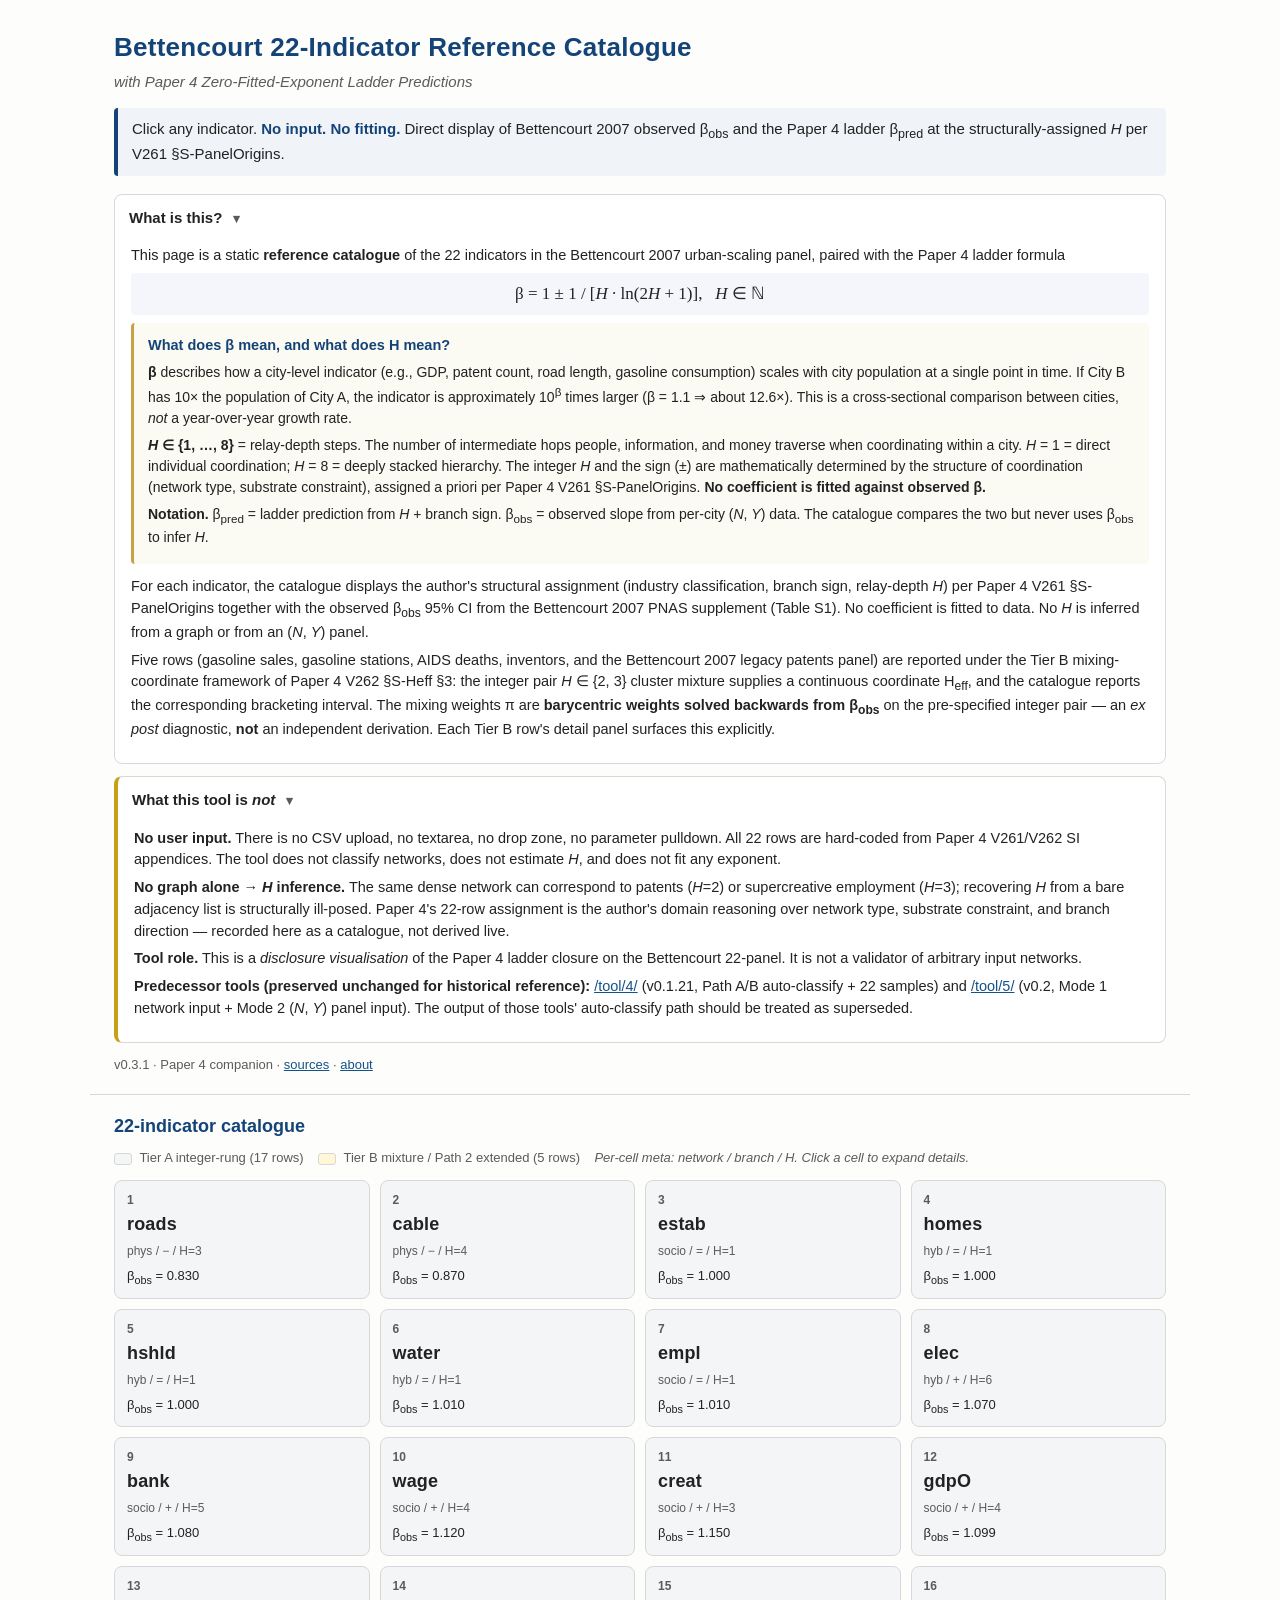
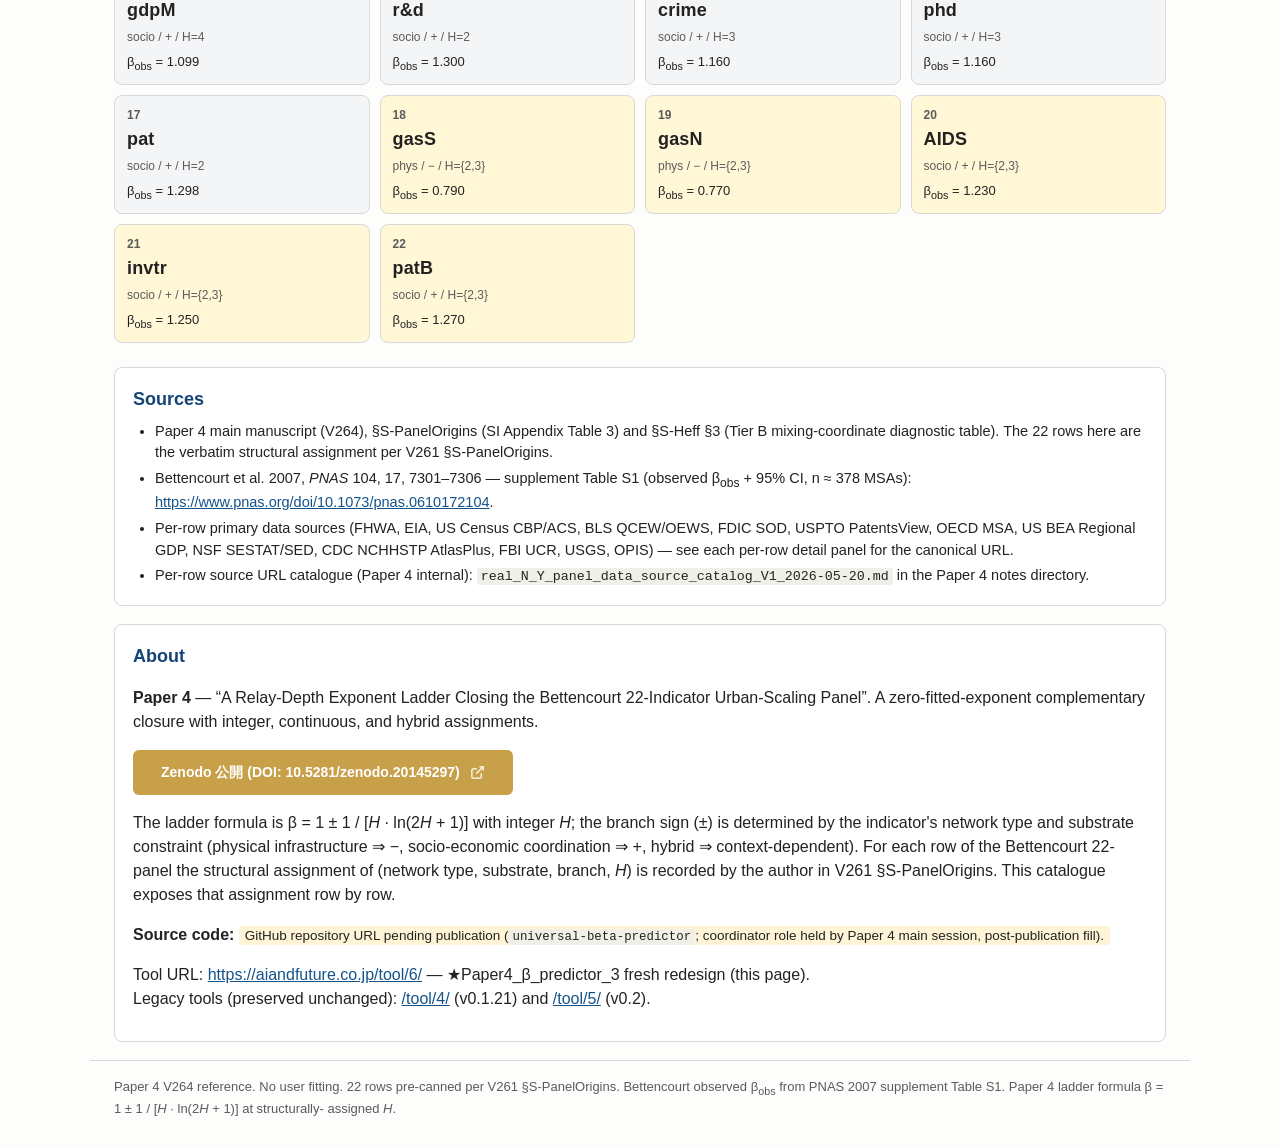
<file: tools/paper4/5/index.html>
<!DOCTYPE html>
<html lang="en">
<head>
<meta charset="UTF-8">
<meta name="viewport" content="width=device-width, initial-scale=1.0">
<title>Bettencourt 22-Indicator Reference Catalogue — Paper 4 Companion (tool/6/)</title>
<link rel="stylesheet" href="style.css?v=0301">
</head>
<body>

<header>
  <h1>Bettencourt 22-Indicator Reference Catalogue</h1>
  <p class="subtitle">with Paper&nbsp;4 Zero-Fitted-Exponent Ladder Predictions</p>
  <p class="tagline">
    Click any indicator. <strong>No input. No fitting.</strong> Direct display of
    Bettencourt&nbsp;2007 observed β<sub>obs</sub> and the Paper&nbsp;4 ladder β<sub>pred</sub>
    at the structurally-assigned <em>H</em> per V261&nbsp;§S-PanelOrigins.
  </p>

  <details class="theory-disclosure" open>
    <summary>What is this? <span class="disclosure-arrow">▾</span></summary>
    <div class="theory-content">
      <p>
        This page is a static <strong>reference catalogue</strong> of the 22 indicators in
        the Bettencourt 2007 urban-scaling panel, paired with the Paper&nbsp;4 ladder
        formula
      </p>
      <p class="formula">
        β = 1 ± 1 / [<em>H</em> · ln(2<em>H</em> + 1)],&nbsp;&nbsp; <em>H</em> ∈ ℕ
      </p>

      <!-- ① /tool/5/ "What is the scaling exponent β..." disclosure content
           embedded under the formula per author chat feedback 2026-05-21
           (no extra <details> nesting — kept as plain paragraphs within the
           existing disclosure to avoid nested-collapse complication). -->
      <div class="formula-explainer">
        <p class="explainer-section-head">What does β mean, and what does H mean?</p>
        <p>
          <strong>β</strong> describes how a city-level indicator (e.g., GDP, patent
          count, road length, gasoline consumption) scales with city population at a
          single point in time. If City B has 10× the population of City A, the
          indicator is approximately 10<sup>β</sup> times larger (β = 1.1 ⇒ about
          12.6×). This is a cross-sectional comparison between cities, <em>not</em>
          a year-over-year growth rate.
        </p>
        <p>
          <strong><em>H</em> ∈ {1, …, 8}</strong> = relay-depth steps. The number of
          intermediate hops people, information, and money traverse when coordinating
          within a city. <em>H</em> = 1 = direct individual coordination; <em>H</em>
          = 8 = deeply stacked hierarchy. The integer <em>H</em> and the sign (±) are
          mathematically determined by the structure of coordination (network type,
          substrate constraint), assigned a priori per Paper&nbsp;4 V261
          §S-PanelOrigins. <strong>No coefficient is fitted against observed
          β.</strong>
        </p>
        <p>
          <strong>Notation.</strong> β<sub>pred</sub> = ladder prediction from
          <em>H</em> + branch sign. β<sub>obs</sub> = observed slope from per-city
          (<em>N</em>, <em>Y</em>) data. The catalogue compares the two but never
          uses β<sub>obs</sub> to infer <em>H</em>.
        </p>
      </div>

      <p>
        For each indicator, the catalogue displays the author's structural assignment
        (industry classification, branch sign, relay-depth <em>H</em>) per Paper 4 V261
        §S-PanelOrigins together with the observed β<sub>obs</sub> 95% CI from the
        Bettencourt 2007 PNAS supplement (Table S1). No coefficient is fitted to data.
        No <em>H</em> is inferred from a graph or from an (<em>N</em>, <em>Y</em>) panel.
      </p>
      <p>
        Five rows (gasoline sales, gasoline stations, AIDS deaths, inventors, and the
        Bettencourt 2007 legacy patents panel) are reported under the Tier B
        mixing-coordinate framework of Paper 4 V262 §S-Heff §3: the integer pair
        <em>H</em>&nbsp;∈&nbsp;{2, 3} cluster mixture supplies a continuous coordinate
        H<sub>eff</sub>, and the catalogue reports the corresponding bracketing
        interval. The mixing weights π are <strong>barycentric weights solved
        backwards from β<sub>obs</sub></strong> on the pre-specified integer pair —
        an <em>ex post</em> diagnostic, <strong>not</strong> an independent
        derivation. Each Tier B row's detail panel surfaces this explicitly.
      </p>
    </div>
  </details>

  <details class="theory-disclosure honesty-disclosure" open>
    <summary>What this tool is <em>not</em> <span class="disclosure-arrow">▾</span></summary>
    <div class="theory-content">
      <p>
        <strong>No user input.</strong> There is no CSV upload, no textarea, no drop zone,
        no parameter pulldown. All 22 rows are hard-coded from Paper&nbsp;4 V261/V262
        SI appendices. The tool does not classify networks, does not estimate <em>H</em>,
        and does not fit any exponent.
      </p>
      <p>
        <strong>No graph alone → <em>H</em> inference.</strong> The same dense network can
        correspond to patents (<em>H</em>=2) or supercreative employment (<em>H</em>=3);
        recovering <em>H</em> from a bare adjacency list is structurally ill-posed.
        Paper&nbsp;4's 22-row assignment is the author's domain reasoning over network
        type, substrate constraint, and branch direction — recorded here as a
        catalogue, not derived live.
      </p>
      <p>
        <strong>Tool role.</strong> This is a <em>disclosure visualisation</em> of the
        Paper&nbsp;4 ladder closure on the Bettencourt 22-panel. It is not a validator
        of arbitrary input networks.
      </p>
      <p>
        <strong>Predecessor tools (preserved unchanged for historical reference):</strong>
        <a href="https://aiandfuture.co.jp/tool/4/" target="_blank" rel="noopener noreferrer">/tool/4/</a>
        (v0.1.21, Path A/B auto-classify + 22 samples) and
        <a href="https://aiandfuture.co.jp/tool/5/" target="_blank" rel="noopener noreferrer">/tool/5/</a>
        (v0.2, Mode 1 network input + Mode 2 (<em>N</em>, <em>Y</em>) panel input). The
        output of those tools' auto-classify path should be treated as superseded.
      </p>
    </div>
  </details>

  <p class="version">
    v0.3.1 · Paper&nbsp;4 companion · <a href="#sources">sources</a> · <a href="#about">about</a>
  </p>
</header>

<hr class="header-sep">

<main>

<section id="catalogue" aria-label="22-indicator reference catalogue">
  <h2>22-indicator catalogue</h2>
  <p class="grid-legend">
    <span class="legend-swatch integer"></span> Tier A integer-rung (17 rows)
    &nbsp;&nbsp;
    <span class="legend-swatch mixture"></span> Tier B mixture / Path 2 extended (5 rows)
    &nbsp;&nbsp;
    <span class="legend-note">Per-cell meta: <em>network</em> / <em>branch</em> / <em>H</em>.
    Click a cell to expand details.</span>
  </p>

  <div id="catalogue-grid" class="grid" role="list">
    <!-- 22 buttons injected by app.js -->
  </div>
</section>

<section id="detail" aria-live="polite">
  <div id="detail-panel" class="detail-panel">
    <!-- Per-row pre-canned reference detail injected by app.js on click. -->
  </div>
</section>

<section id="sources">
  <h2>Sources</h2>
  <ul class="sources-list">
    <li>
      Paper 4 main manuscript (V264), §S-PanelOrigins (SI Appendix Table 3) and §S-Heff §3
      (Tier B mixing-coordinate diagnostic table). The 22 rows here are the verbatim
      structural assignment per V261 §S-PanelOrigins.
    </li>
    <li>
      Bettencourt et al. 2007, <em>PNAS</em> 104, 17, 7301–7306 — supplement Table&nbsp;S1
      (observed β<sub>obs</sub> + 95% CI, n ≈ 378 MSAs):
      <a href="https://www.pnas.org/doi/10.1073/pnas.0610172104" target="_blank" rel="noopener noreferrer">https://www.pnas.org/doi/10.1073/pnas.0610172104</a>.
    </li>
    <li>
      Per-row primary data sources (FHWA, EIA, US Census CBP/ACS, BLS QCEW/OEWS, FDIC SOD,
      USPTO PatentsView, OECD MSA, US BEA Regional GDP, NSF SESTAT/SED, CDC NCHHSTP
      AtlasPlus, FBI UCR, USGS, OPIS) — see each per-row detail panel for the canonical
      URL.
    </li>
    <li>
      Per-row source URL catalogue (Paper 4 internal):
      <code>real_N_Y_panel_data_source_catalog_V1_2026-05-20.md</code> in the Paper 4
      notes directory.
    </li>
  </ul>
</section>

<section id="about">
  <h2>About</h2>
  <p>
    <strong>Paper&nbsp;4</strong> — “A Relay-Depth Exponent Ladder Closing the
    Bettencourt 22-Indicator Urban-Scaling Panel”. A zero-fitted-exponent
    complementary closure with integer, continuous, and hybrid assignments.
  </p>

  <!-- ⑥ Zenodo concept DOI button (gold #c8a04a, same design as /ja/publications/
       page-top "Zenodo 公開" button). Inserted between the Paper 4 intro paragraph
       and the ladder formula paragraph per author chat feedback 2026-05-21. -->
  <p class="zenodo-button-wrap">
    <a class="zenodo-button"
       href="https://doi.org/10.5281/zenodo.20145297"
       target="_blank"
       rel="noopener noreferrer">
      Zenodo 公開 (DOI: 10.5281/zenodo.20145297)
      <svg class="zenodo-button-icon" xmlns="http://www.w3.org/2000/svg" width="15" height="15"
           viewBox="0 0 24 24" fill="none" stroke="currentColor" stroke-width="2"
           aria-hidden="true" focusable="false">
        <path d="M18 13v6a2 2 0 0 1-2 2H5a2 2 0 0 1-2-2V8a2 2 0 0 1 2-2h6"/>
        <polyline points="15 3 21 3 21 9"/>
        <line x1="10" y1="14" x2="21" y2="3"/>
      </svg>
    </a>
  </p>

  <p>
    The ladder formula is
    β = 1 ± 1 / [<em>H</em> · ln(2<em>H</em> + 1)] with integer <em>H</em>;
    the branch sign (±) is determined by the indicator's network type and substrate
    constraint (physical infrastructure ⇒ −, socio-economic coordination ⇒ +,
    hybrid ⇒ context-dependent). For each row of the Bettencourt 22-panel the
    structural assignment of (network type, substrate, branch, <em>H</em>) is
    recorded by the author in V261 §S-PanelOrigins. This catalogue exposes that
    assignment row by row.
  </p>
  <p>
    <strong>Source code:</strong>
    <span id="github-footer-placeholder">
      GitHub repository URL pending publication
      (<code>universal-beta-predictor</code>; coordinator role held by Paper 4 main
      session, post-publication fill).
    </span>
  </p>
  <p>
    Tool URL: <a href="https://aiandfuture.co.jp/tool/6/" target="_blank" rel="noopener noreferrer">https://aiandfuture.co.jp/tool/6/</a>
    — ★Paper4_β_predictor_3 fresh redesign (this page).<br>
    Legacy tools (preserved unchanged):
    <a href="https://aiandfuture.co.jp/tool/4/" target="_blank" rel="noopener noreferrer">/tool/4/</a> (v0.1.21)
    and
    <a href="https://aiandfuture.co.jp/tool/5/" target="_blank" rel="noopener noreferrer">/tool/5/</a> (v0.2).
  </p>
</section>

</main>

<footer>
  <p>
    Paper 4 V264 reference. No user fitting. 22 rows pre-canned per V261 §S-PanelOrigins.
    Bettencourt observed β<sub>obs</sub> from PNAS 2007 supplement Table S1.
    Paper 4 ladder formula β = 1 ± 1 / [<em>H</em> · ln(2<em>H</em> + 1)] at structurally-
    assigned <em>H</em>.
  </p>
</footer>

<script src="app.js?v=0301"></script>
</body>
</html>
</file>
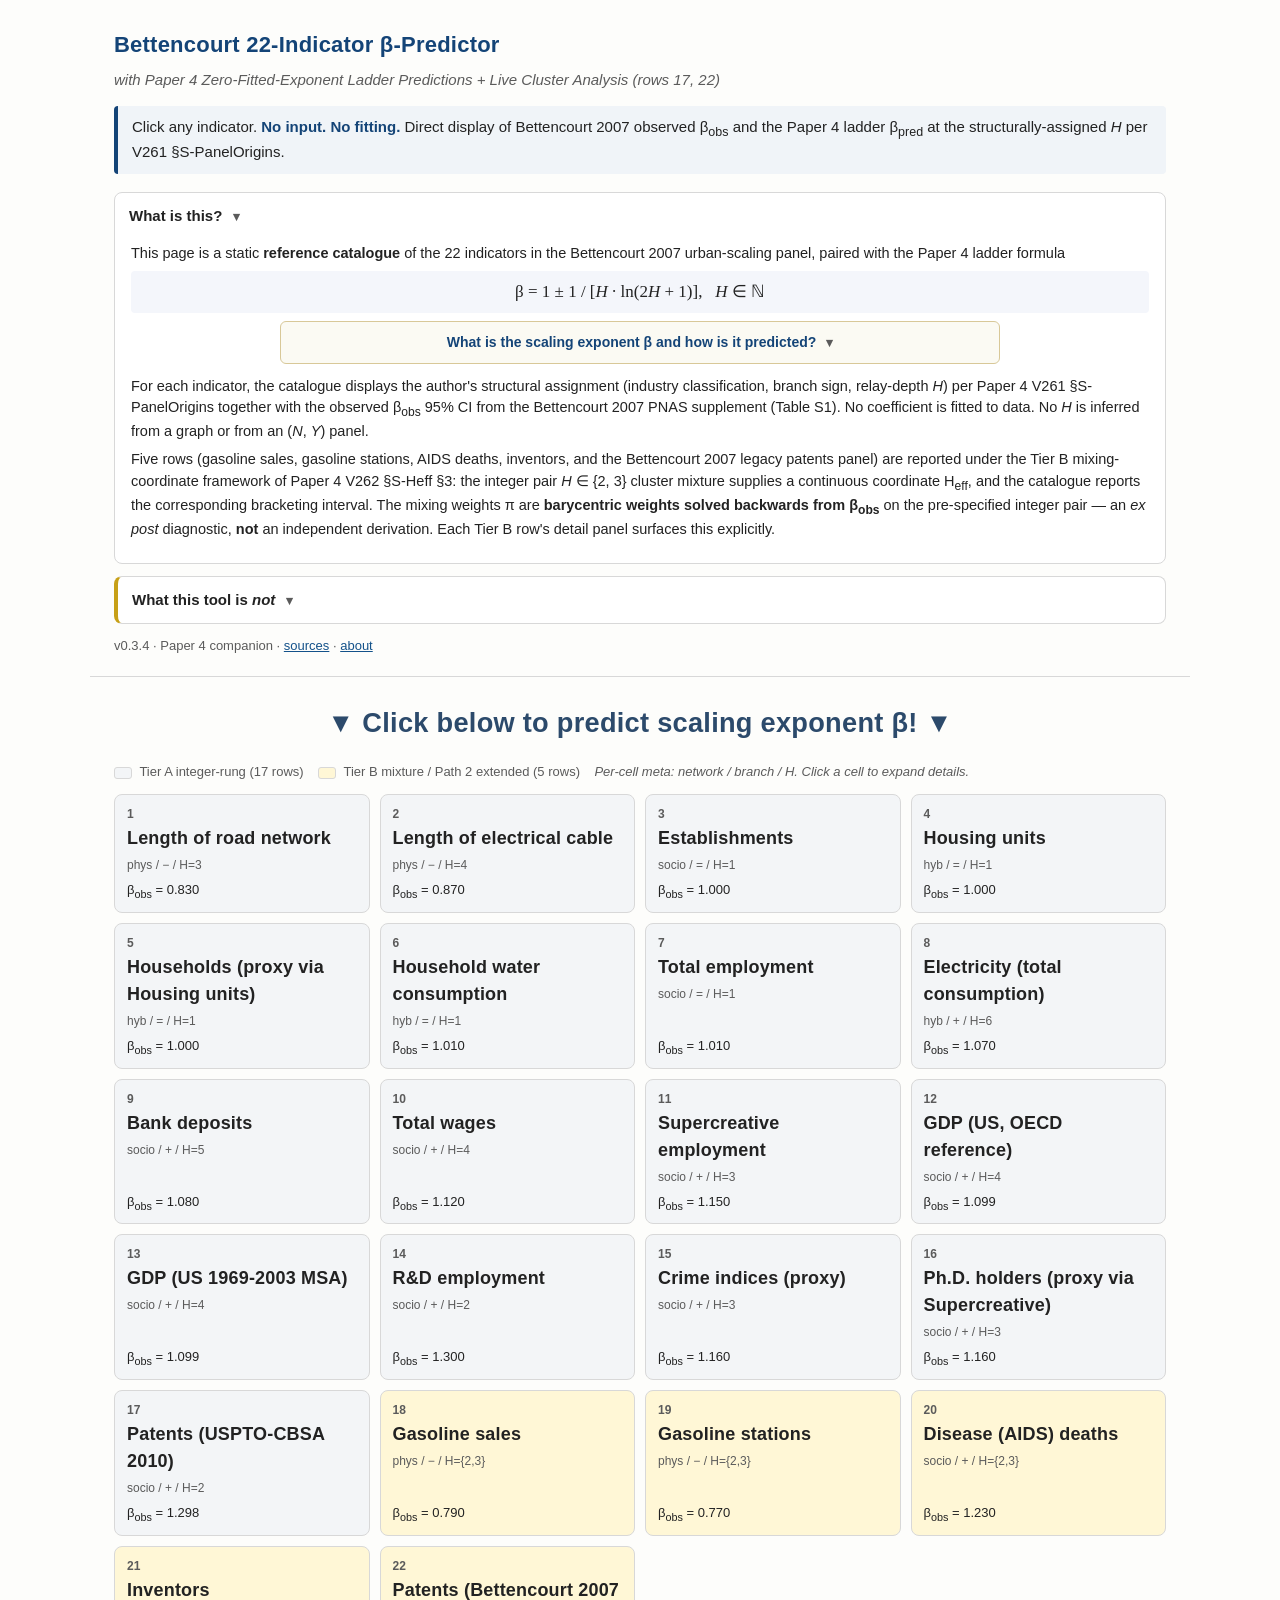
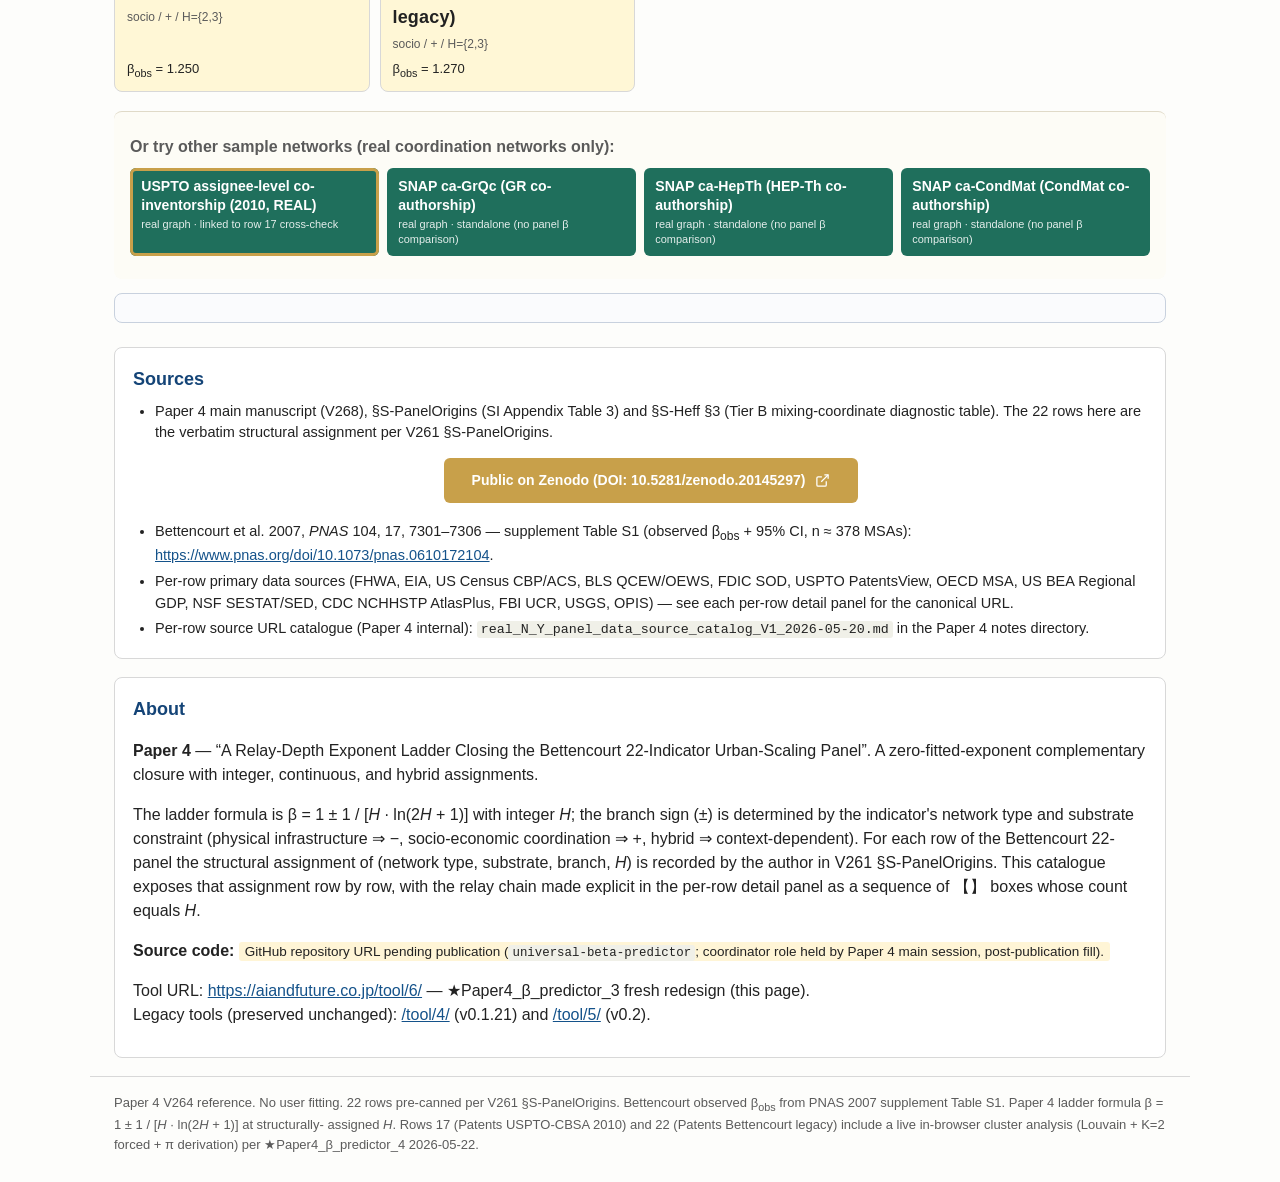
<file: tools/paper4/8/index.html>
<!DOCTYPE html>
<html lang="en">
<head>
<meta charset="UTF-8">
<meta name="viewport" content="width=device-width, initial-scale=1.0">
<title>Bettencourt 22-Indicator β-Predictor — Paper 4 Companion (tool/8/)</title>
<link rel="stylesheet" href="style.css?v=2120">
</head>
<body>

<header>
  <h1>Bettencourt 22-Indicator β-Predictor</h1>
  <p class="subtitle">with Paper&nbsp;4 Zero-Fitted-Exponent Ladder Predictions + Live Cluster Analysis (rows 17, 22)</p>
  <p class="tagline">
    Click any indicator. <strong>No input. No fitting.</strong> Direct display of
    Bettencourt&nbsp;2007 observed β<sub>obs</sub> and the Paper&nbsp;4 ladder β<sub>pred</sub>
    at the structurally-assigned <em>H</em> per V261&nbsp;§S-PanelOrigins.
  </p>

  <details class="theory-disclosure" open>
    <summary>What is this? <span class="disclosure-arrow">▾</span></summary>
    <div class="theory-content">
      <p>
        This page is a static <strong>reference catalogue</strong> of the 22 indicators in
        the Bettencourt 2007 urban-scaling panel, paired with the Paper&nbsp;4 ladder
        formula
      </p>
      <p class="formula">
        β = 1 ± 1 / [<em>H</em> · ln(2<em>H</em> + 1)],&nbsp;&nbsp; <em>H</em> ∈ ℕ
      </p>

      <!-- v0.3.4: disclosure wording reverted to the pattern just before the
           "count 【】" line was added (= /tool/5/-style, milder language).
           The /tool/4/ phrasing "mathematically determined uniquely by the
           type of network (city, biological, quantum, etc.) and the physical
           constraints of the substrate" overclaims uniqueness — a 0-knowledge
           independent reviewer task (general-purpose subagent, 2026-05-22)
           confirmed that 18 of 22 indicator H assignments fall outside what a
           generic domain reviewer would converge on. Re-stating as the
           original /tool/5/ wording: "assigned a priori per V261
           §S-PanelOrigins", which is the structurally honest framing. -->
      <details class="formula-explainer-details">
        <summary>What is the scaling exponent β and how is it predicted? <span class="disclosure-arrow">▾</span></summary>
        <div class="formula-explainer-content">
          <p>
            <strong>β</strong> is a number describing how a city-level indicator
            (e.g., GDP, patent filings, total road length, gasoline consumption)
            scales with city population at a single point in time. If a city has
            10× the population of another, the indicator is approximately
            10<sup>β</sup> times larger (e.g., β = 1.1 ⇒ about 12.6× larger).
            This is <em>not</em> a year-over-year growth rate, but a
            cross-sectional comparison between cities of different sizes.
          </p>
          <p>
            <strong>Notation</strong>: β<sub>pred</sub> = ladder prediction
            (does <em>not</em> use β<sub>obs</sub>). β<sub>obs</sub> =
            observation value computed from per-city indicator data
            (<em>N</em>, <em>Y</em>).
          </p>
          <p class="explainer-section-head">Foundational theory: Scaling Exponent Hierarchy Law (author's original framework)</p>
          <p class="formula">β = 1 ± 1 / [<em>H</em> · ln(2<em>H</em> + 1)],&nbsp;&nbsp; <em>H</em> ∈ ℕ</p>
          <p>
            <strong><em>H</em> ∈ {1, …, 8}</strong> = relay-depth steps. The
            number of intermediate hops people, information, and money
            traverse when coordinating within a city. <em>H</em> = 1 = direct
            individual coordination; <em>H</em> = 8 = deeply stacked
            hierarchy. The integer <em>H</em> and the sign (±) are
            mathematically determined by the structure of coordination
            (network type, substrate constraint), <strong>assigned a priori
            per Paper&nbsp;4 V261&nbsp;§S-PanelOrigins</strong>.
            <strong>No coefficient is fitted against observed β.</strong>
          </p>
          <p>
            A single relay-depth law connecting integer hierarchy depth
            <em>H</em> and scaling exponent β. The constraint
            <em>H</em>&nbsp;∈&nbsp;ℕ expresses that hierarchy depth is driven
            by human population <em>N</em>.
          </p>
        </div>
      </details>

      <p>
        For each indicator, the catalogue displays the author's structural assignment
        (industry classification, branch sign, relay-depth <em>H</em>) per Paper 4 V261
        §S-PanelOrigins together with the observed β<sub>obs</sub> 95% CI from the
        Bettencourt 2007 PNAS supplement (Table S1). No coefficient is fitted to data.
        No <em>H</em> is inferred from a graph or from an (<em>N</em>, <em>Y</em>) panel.
      </p>
      <p>
        Five rows (gasoline sales, gasoline stations, AIDS deaths, inventors, and the
        Bettencourt 2007 legacy patents panel) are reported under the Tier B
        mixing-coordinate framework of Paper 4 V262 §S-Heff §3: the integer pair
        <em>H</em>&nbsp;∈&nbsp;{2, 3} cluster mixture supplies a continuous coordinate
        H<sub>eff</sub>, and the catalogue reports the corresponding bracketing
        interval. The mixing weights π are <strong>barycentric weights solved
        backwards from β<sub>obs</sub></strong> on the pre-specified integer pair —
        an <em>ex post</em> diagnostic, <strong>not</strong> an independent
        derivation. Each Tier B row's detail panel surfaces this explicitly.
      </p>
    </div>
  </details>

  <details class="theory-disclosure honesty-disclosure">
    <summary>What this tool is <em>not</em> <span class="disclosure-arrow">▾</span></summary>
    <div class="theory-content">
      <p>
        <strong>No user input.</strong> There is no CSV upload, no textarea, no drop zone,
        no parameter pulldown. All 22 rows are hard-coded from Paper&nbsp;4 V261/V262
        SI appendices. The tool does not classify networks, does not estimate <em>H</em>,
        and does not fit any exponent.
      </p>
      <p>
        <strong>No graph alone → <em>H</em> inference.</strong> The same dense network can
        correspond to patents (<em>H</em>=2) or supercreative employment (<em>H</em>=3);
        recovering <em>H</em> from a bare adjacency list is structurally ill-posed.
        Paper&nbsp;4's 22-row assignment is the author's domain reasoning over network
        type, substrate constraint, and branch direction — recorded here as a
        catalogue, not derived live.
      </p>
      <p>
        <strong>Tool role.</strong> This is a <em>disclosure visualisation</em> of the
        Paper&nbsp;4 ladder closure on the Bettencourt 22-panel. It is not a validator
        of arbitrary input networks.
      </p>
      <p>
        <strong>Predecessor tools (preserved unchanged for historical reference):</strong>
        <a href="https://aiandfuture.co.jp/tool/4/" target="_blank" rel="noopener noreferrer">/tool/4/</a>
        (v0.1.21, Path A/B auto-classify + 22 samples) and
        <a href="https://aiandfuture.co.jp/tool/5/" target="_blank" rel="noopener noreferrer">/tool/5/</a>
        (v0.2, Mode 1 network input + Mode 2 (<em>N</em>, <em>Y</em>) panel input). The
        output of those tools' auto-classify path should be treated as superseded.
      </p>
    </div>
  </details>

  <p class="version">
    v0.3.4 · Paper&nbsp;4 companion · <a href="#sources">sources</a> · <a href="#about">about</a>
  </p>
</header>

<hr class="header-sep">

<main>

<section id="catalogue" aria-label="22-indicator reference catalogue">
  <h2 class="catalogue-h2-large">▼ Click below to predict scaling exponent β&#33; ▼</h2>
  <p class="grid-legend">
    <span class="legend-swatch integer"></span> Tier A integer-rung (17 rows)
    &nbsp;&nbsp;
    <span class="legend-swatch mixture"></span> Tier B mixture / Path 2 extended (5 rows)
    &nbsp;&nbsp;
    <span class="legend-note">Per-cell meta: <em>network</em> / <em>branch</em> / <em>H</em>.
    Click a cell to expand details.</span>
  </p>

  <div id="catalogue-grid" class="grid" role="list">
    <!-- 22 buttons injected by app.js -->
  </div>

  <!-- v0.8.0: sample networks grid moved between catalogue grid and detail panel -->
  <div id="sample-grid-container" class="sample-grid-in-catalogue">
    <h3>Or try other sample networks (real coordination networks only):</h3>
    <div id="sample-grid" class="sample-grid"></div>
  </div>
</section>

<section id="detail" aria-live="polite">
  <div id="detail-panel" class="detail-panel">
    <!-- Per-row pre-canned reference detail injected by app.js on click. -->
  </div>
</section>

<section id="live-network-section" class="live-net-toplevel hidden">
    <h2>Live Network Analysis (★Paper4_β_predictor_4)</h2>
    <p class="live-net-intro">
      Real-coordination-network demonstration. Pick a sample network below,
      preview it, click <strong>[↓ Analyze ↓]</strong>, and the tool fetches the
      network in your browser, runs Louvain cluster + V261 integer-H prediction
      (when the network maps to a Bettencourt 22-panel row), and compares to
      observed β<sub>obs</sub>. <strong>No data leaves your browser.</strong>
    </p>

    <div id="live-net-body">
      <div id="net-selected-display"></div>
      <div id="net-preview-target"></div>
      <div id="analyze-btn-wrap" class="analyze-btn-wrap">
        <button id="analyze-btn" class="analyze-btn" type="button">↓ Analyze ↓</button>
      </div>
      <div id="net-results-target"></div>
    </div>

  </section>

<section id="sources">
  <h2>Sources</h2>
  <ul class="sources-list">
    <li>
      Paper 4 main manuscript (V268), §S-PanelOrigins (SI Appendix Table 3) and §S-Heff §3
      (Tier B mixing-coordinate diagnostic table). The 22 rows here are the verbatim
      structural assignment per V261 §S-PanelOrigins.
    </li>
    <li class="zenodo-list-item">
      <p class="zenodo-button-wrap zenodo-inline">
        <a class="zenodo-button"
           href="https://doi.org/10.5281/zenodo.20145297"
           target="_blank"
           rel="noopener noreferrer">
          Public on Zenodo (DOI: 10.5281/zenodo.20145297)
          <svg class="zenodo-button-icon" xmlns="http://www.w3.org/2000/svg" width="15" height="15"
               viewBox="0 0 24 24" fill="none" stroke="currentColor" stroke-width="2"
               aria-hidden="true" focusable="false">
            <path d="M18 13v6a2 2 0 0 1-2 2H5a2 2 0 0 1-2-2V8a2 2 0 0 1 2-2h6"/>
            <polyline points="15 3 21 3 21 9"/>
            <line x1="10" y1="14" x2="21" y2="3"/>
          </svg>
        </a>
      </p>
    </li>
    <li>
      Bettencourt et al. 2007, <em>PNAS</em> 104, 17, 7301–7306 — supplement Table&nbsp;S1
      (observed β<sub>obs</sub> + 95% CI, n ≈ 378 MSAs):
      <a href="https://www.pnas.org/doi/10.1073/pnas.0610172104" target="_blank" rel="noopener noreferrer">https://www.pnas.org/doi/10.1073/pnas.0610172104</a>.
    </li>
    <li>
      Per-row primary data sources (FHWA, EIA, US Census CBP/ACS, BLS QCEW/OEWS, FDIC SOD,
      USPTO PatentsView, OECD MSA, US BEA Regional GDP, NSF SESTAT/SED, CDC NCHHSTP
      AtlasPlus, FBI UCR, USGS, OPIS) — see each per-row detail panel for the canonical URL.
    </li>
    <li>
      Per-row source URL catalogue (Paper 4 internal):
      <code>real_N_Y_panel_data_source_catalog_V1_2026-05-20.md</code> in the Paper 4 notes directory.
    </li>
  </ul>
</section>

<section id="about">
  <h2>About</h2>
  <p>
    <strong>Paper&nbsp;4</strong> — “A Relay-Depth Exponent Ladder Closing the
    Bettencourt 22-Indicator Urban-Scaling Panel”. A zero-fitted-exponent
    complementary closure with integer, continuous, and hybrid assignments.
  </p>

  <p>
    The ladder formula is
    β = 1 ± 1 / [<em>H</em> · ln(2<em>H</em> + 1)] with integer <em>H</em>;
    the branch sign (±) is determined by the indicator's network type and substrate
    constraint (physical infrastructure ⇒ −, socio-economic coordination ⇒ +,
    hybrid ⇒ context-dependent). For each row of the Bettencourt 22-panel the
    structural assignment of (network type, substrate, branch, <em>H</em>) is
    recorded by the author in V261 §S-PanelOrigins. This catalogue exposes that
    assignment row by row, with the relay chain made explicit in the per-row
    detail panel as a sequence of 【】 boxes whose count equals <em>H</em>.
  </p>
  <p>
    <strong>Source code:</strong>
    <span id="github-footer-placeholder">
      GitHub repository URL pending publication
      (<code>universal-beta-predictor</code>; coordinator role held by Paper 4 main
      session, post-publication fill).
    </span>
  </p>
  <p>
    Tool URL: <a href="https://aiandfuture.co.jp/tool/6/" target="_blank" rel="noopener noreferrer">https://aiandfuture.co.jp/tool/6/</a>
    — ★Paper4_β_predictor_3 fresh redesign (this page).<br>
    Legacy tools (preserved unchanged):
    <a href="https://aiandfuture.co.jp/tool/4/" target="_blank" rel="noopener noreferrer">/tool/4/</a> (v0.1.21)
    and
    <a href="https://aiandfuture.co.jp/tool/5/" target="_blank" rel="noopener noreferrer">/tool/5/</a> (v0.2).
  </p>
</section>


  <!-- ============================================================== -->
  <!-- tool/8/ v0.5.0 — Live Network Analysis (independent top-level) -->
  <!-- ============================================================== --></main>

<footer>
  <p>
    Paper 4 V264 reference. No user fitting. 22 rows pre-canned per V261 §S-PanelOrigins.
    Bettencourt observed β<sub>obs</sub> from PNAS 2007 supplement Table S1.
    Paper 4 ladder formula β = 1 ± 1 / [<em>H</em> · ln(2<em>H</em> + 1)] at structurally-
    assigned <em>H</em>.
    Rows 17 (Patents USPTO-CBSA 2010) and 22 (Patents Bettencourt legacy) include a live
    in-browser cluster analysis (Louvain + K=2 forced + π derivation) per ★Paper4_β_predictor_4
    2026-05-22.
  </p>
</footer>

<script src="app.js?v=2120"></script>
</body>
</html>
                                                                                                                                                                           
</file>
<file: tools/paper4/5/style.css>
/*
 * Bettencourt 22-Indicator Reference Catalogue — tool/6/ v0.3.1
 * ★Paper4_β_predictor_3 fresh redesign, 2026-05-21
 *
 * v0.3.0 → v0.3.1 diff (= 著者 chat feedback 6 件 反映):
 *   ① .formula-explainer block style added (paragraphs nested under formula)
 *   ② (no CSS change for short label rename — JS data only)
 *   ③ .dphys, .dphys-mix, .dphys-line, .dphys-head styles added
 *   ④ .dmix-expost, .dmix-badge styles added (ex-post diagnostic surfacing)
 *   ⑤ (no CSS change for scroll behavior — JS scrollIntoView target change)
 *   ⑥ .zenodo-button + .zenodo-button-wrap + .zenodo-button-icon styles added
 *      (same design as /ja/publications/ page-top button: #c8a04a gold,
 *       12px 28px padding, 6px border-radius, 14px / 700 font, inline-flex)
 */

:root {
  --c-bg:        #fdfdfb;
  --c-text:      #222;
  --c-muted:     #5b5b5b;
  --c-rule:      #d8d8d8;
  --c-accent:    #144477;
  --c-link:      #14528a;

  --c-btn-int:   #f3f5f7;
  --c-btn-int-h: #e7ecf2;
  --c-btn-mix:   #fff7d6;
  --c-btn-mix-h: #ffefa8;
  --c-btn-sel:   #144477;
  --c-btn-sel-fg:#ffffff;

  --c-ok:        #156b3e;
  --c-bracket:   #8a6d00;
  --c-miss:      #9a2424;

  --c-detail-bg: #fafbfd;
  --c-detail-rule: #c8d1de;

  --c-zenodo:    #c8a04a;
  --c-zenodo-h:  #b08a36;

  --r-radius:    8px;
}

* { box-sizing: border-box; }

html, body {
  margin: 0;
  padding: 0;
  background: var(--c-bg);
  color: var(--c-text);
  font-family: -apple-system, BlinkMacSystemFont, "Segoe UI", "Helvetica Neue",
               "Hiragino Sans", "Noto Sans CJK JP", Arial, sans-serif;
  font-size: 16px;
  line-height: 1.5;
}

a { color: var(--c-link); text-decoration: underline; }
a:hover { color: var(--c-accent); }

code {
  font-family: "SFMono-Regular", Menlo, Monaco, Consolas, "Liberation Mono",
               "Courier New", monospace;
  font-size: 0.92em;
  background: #f0f0e8;
  padding: 1px 4px;
  border-radius: 3px;
}

/* ---- Page layout ---- */
header, main, footer {
  max-width: 1100px;
  margin: 0 auto;
  padding: 0 24px;
}

header { padding-top: 28px; padding-bottom: 8px; }

h1 {
  font-size: 26px;
  margin: 0 0 4px 0;
  letter-spacing: 0.01em;
  color: var(--c-accent);
}

.subtitle {
  margin: 0 0 14px 0;
  font-size: 15px;
  color: var(--c-muted);
  font-style: italic;
}

.tagline {
  margin: 0 0 18px 0;
  font-size: 15px;
  color: var(--c-text);
  background: #f0f4f8;
  border-left: 4px solid var(--c-accent);
  padding: 10px 14px;
  border-radius: 4px;
}

.tagline strong { color: var(--c-accent); }

.theory-disclosure {
  border: 1px solid var(--c-rule);
  border-radius: var(--r-radius);
  background: #ffffff;
  padding: 6px 14px;
  margin-bottom: 12px;
}

.theory-disclosure summary {
  font-weight: 600;
  cursor: pointer;
  padding: 6px 0;
  font-size: 15px;
  list-style: none;
}

.theory-disclosure summary::-webkit-details-marker { display: none; }

.disclosure-arrow {
  font-size: 13px;
  color: var(--c-muted);
  margin-left: 6px;
}

.theory-disclosure[open] summary .disclosure-arrow::before { content: ""; }

.theory-content {
  font-size: 14.5px;
  color: var(--c-text);
  padding: 4px 2px 10px 2px;
}

.theory-content p { margin: 6px 0; }

.formula {
  font-family: "Cambria Math", "STIX Two Math", Cambria, Georgia, serif;
  font-size: 17px;
  text-align: center;
  background: #f4f6fb;
  padding: 8px 12px;
  margin: 6px 0 !important;
  border-radius: 4px;
}

/* ① Block embedding /tool/5/ "What is the scaling exponent β..." content
   directly under the formula (no nested <details>, just visually grouped). */
.formula-explainer {
  background: #fbfaf3;
  border-left: 3px solid #c8a04a;
  border-radius: 4px;
  padding: 10px 14px;
  margin: 8px 0 12px 0;
  font-size: 14px;
}

.formula-explainer p { margin: 6px 0; }

.explainer-section-head {
  font-weight: 700;
  color: var(--c-accent);
  margin-top: 2px !important;
  margin-bottom: 6px !important;
  font-size: 14.5px;
}

.honesty-disclosure {
  border-left: 4px solid #c7a017;
}

.version {
  font-size: 13px;
  color: var(--c-muted);
  margin: 12px 0 4px 0;
}

.header-sep {
  border: none;
  border-top: 1px solid var(--c-rule);
  margin: 8px auto 18px auto;
  max-width: 1100px;
}

/* ---- Catalogue section ---- */
#catalogue { margin: 8px 0 14px 0; }

#catalogue h2 {
  font-size: 18px;
  margin: 6px 0 8px 0;
  color: var(--c-accent);
}

.grid-legend {
  font-size: 13px;
  color: var(--c-muted);
  margin: 0 0 12px 0;
}

.legend-swatch {
  display: inline-block;
  width: 18px;
  height: 12px;
  vertical-align: middle;
  border: 1px solid var(--c-rule);
  border-radius: 3px;
  margin-right: 4px;
}

.legend-swatch.integer { background: var(--c-btn-int); }
.legend-swatch.mixture { background: var(--c-btn-mix); }

.legend-note {
  font-style: italic;
}

.grid {
  display: grid;
  grid-template-columns: repeat(4, minmax(0, 1fr));
  gap: 10px;
}

@media (max-width: 880px) {
  .grid { grid-template-columns: repeat(3, minmax(0, 1fr)); }
}

@media (max-width: 600px) {
  .grid { grid-template-columns: repeat(2, minmax(0, 1fr)); }
}

.cat-btn {
  display: flex;
  flex-direction: column;
  align-items: stretch;
  justify-content: flex-start;
  text-align: left;
  background: var(--c-btn-int);
  border: 1px solid var(--c-rule);
  border-radius: var(--r-radius);
  padding: 10px 12px;
  cursor: pointer;
  font: inherit;
  color: var(--c-text);
  min-height: 92px;
  transition: background 80ms ease-in-out, border-color 80ms ease-in-out;
  /* ⑤ Scroll margin so the button settles a few px below the very top edge
     of the viewport after scrollIntoView({block: 'start'}) — keeps the
     button visible at the top instead of glued to the top edge. */
  scroll-margin-top: 12px;
}

.cat-btn.integer { background: var(--c-btn-int); }
.cat-btn.integer:hover { background: var(--c-btn-int-h); }
.cat-btn.mixture { background: var(--c-btn-mix); }
.cat-btn.mixture:hover { background: var(--c-btn-mix-h); }

.cat-btn.selected {
  background: var(--c-btn-sel) !important;
  color: var(--c-btn-sel-fg);
  border-color: var(--c-btn-sel);
}

.cat-btn.selected .btn-meta,
.cat-btn.selected .btn-beta { color: rgba(255, 255, 255, 0.85); }

.btn-id {
  font-size: 12px;
  color: var(--c-muted);
  font-weight: 600;
}

.btn-short {
  font-size: 18px;
  font-weight: 700;
  margin-top: 2px;
  letter-spacing: 0.01em;
}

.btn-meta {
  font-size: 12px;
  color: var(--c-muted);
  margin-top: 4px;
}

.btn-beta {
  font-size: 13px;
  color: var(--c-text);
  margin-top: auto;
  padding-top: 6px;
}

/* ---- Detail panel ---- */
#detail { margin: 6px 0 24px 0; }

.detail-panel {
  display: none;
  background: var(--c-detail-bg);
  border: 1px solid var(--c-detail-rule);
  border-radius: var(--r-radius);
  padding: 14px 18px;
  margin-top: 14px;
}

.detail-panel.active { display: block; }

.detail-header {
  display: flex;
  flex-wrap: wrap;
  align-items: baseline;
  gap: 6px 10px;
  padding-bottom: 8px;
  margin-bottom: 10px;
  border-bottom: 1px solid var(--c-rule);
}

.detail-tag {
  display: inline-block;
  background: var(--c-accent);
  color: #fff;
  font-size: 12px;
  font-weight: 600;
  padding: 2px 8px;
  border-radius: 4px;
  letter-spacing: 0.02em;
  text-transform: uppercase;
}

.detail-rowid { font-size: 14px; color: var(--c-muted); font-weight: 600; }
.detail-rowname { font-size: 17px; font-weight: 700; color: var(--c-text); }

.detail-tier {
  font-size: 12px;
  padding: 2px 8px;
  border-radius: 4px;
  font-weight: 600;
  border: 1px solid var(--c-rule);
}

.detail-tier.tier-a { background: #eef2f6; color: #2e4a6b; }
.detail-tier.tier-b { background: #fff4c4; color: #6d5500; }

.detail-body p { margin: 6px 0; }

.dline { font-size: 15px; }
.dkey  { color: var(--c-muted); }
.dval  { font-weight: 600; }

.dsource { font-size: 13px; color: var(--c-muted); }
.dsource-prefix { font-style: italic; }

.dsection-head {
  margin-top: 12px !important;
  margin-bottom: 4px !important;
  font-weight: 600;
  color: var(--c-accent);
}

.dlist {
  margin: 4px 0 8px 0;
  padding-left: 22px;
  font-size: 14.5px;
}

.dlist li { margin: 2px 0; }

/* ④ Ex-post diagnostic surfacing inside the structural assignment ul */
.dmix-expost {
  list-style: none;
  margin-left: -22px;
  margin-top: 8px !important;
  padding: 10px 12px;
  background: #fff5d6;
  border-left: 4px solid #d99a00;
  border-radius: 4px;
  font-size: 13.5px;
  line-height: 1.55;
}

.dmix-badge {
  display: inline-block;
  background: #d99a00;
  color: #fff;
  font-weight: 700;
  font-size: 11px;
  text-transform: uppercase;
  letter-spacing: 0.04em;
  padding: 2px 8px;
  border-radius: 4px;
  margin-right: 6px;
}

/* ③ Physical-meaning block styles */
.dphys {
  margin: 4px 0 8px 0 !important;
  padding: 8px 12px;
  background: #f5f7fb;
  border-left: 3px solid var(--c-accent);
  border-radius: 4px;
  font-size: 14px;
  line-height: 1.55;
}

.dphys-mix {
  margin: 4px 0 8px 0;
  padding: 8px 12px;
  background: #f5f7fb;
  border-left: 3px solid var(--c-accent);
  border-radius: 4px;
  font-size: 14px;
  line-height: 1.55;
}

.dphys-mix .dphys-line {
  margin: 4px 0 !important;
}

.dphys-head {
  font-weight: 700;
  color: var(--c-accent);
}

.dformula {
  background: #f4f6fb;
  border-left: 3px solid var(--c-accent);
  padding: 8px 12px;
  font-family: "Cambria Math", "STIX Two Math", Cambria, Georgia, serif;
  font-size: 16px;
}

.dmatch {
  margin-top: 10px !important;
  padding: 8px 12px;
  border-radius: 4px;
  font-weight: 600;
  font-size: 15px;
}

.dmatch.ok      { background: #e6f5ec; color: var(--c-ok); }
.dmatch.bracket { background: #fff5d6; color: var(--c-bracket); }
.dmatch.miss    { background: #fbe6e6; color: var(--c-miss); }

.dmethod {
  margin-top: 12px !important;
  font-size: 13.5px;
  color: var(--c-muted);
  background: #fafbf4;
  border: 1px dashed #d5d2bc;
  border-radius: 4px;
  padding: 8px 12px;
}

.dmethod-head { font-weight: 600; color: var(--c-text); }
.dmethod em { font-style: italic; }

/* ---- Sources + About ---- */
#sources, #about {
  margin: 18px 0;
  padding: 14px 18px;
  background: #ffffff;
  border: 1px solid var(--c-rule);
  border-radius: var(--r-radius);
}

#sources h2, #about h2 {
  font-size: 18px;
  margin: 4px 0 8px 0;
  color: var(--c-accent);
}

.sources-list {
  font-size: 14.5px;
  margin: 4px 0;
  padding-left: 22px;
}

.sources-list li { margin: 4px 0; }

#github-footer-placeholder {
  background: #fff5d6;
  padding: 2px 6px;
  border-radius: 3px;
  font-size: 13.5px;
}

/* ⑥ Zenodo concept DOI button. Design copied verbatim from
   https://aiandfuture.co.jp/ja/publications/ page-top "Zenodo 公開" button. */
.zenodo-button-wrap {
  margin: 12px 0 16px 0 !important;
}

.zenodo-button {
  display: inline-flex;
  align-items: center;
  gap: 10px;
  background: var(--c-zenodo);
  color: #ffffff;
  font-size: 14px;
  font-weight: 700;
  padding: 12px 28px;
  border-radius: 6px;
  text-decoration: none;
  transition: background 120ms ease-in-out, transform 120ms ease-in-out;
}

.zenodo-button:hover {
  background: var(--c-zenodo-h);
  color: #ffffff;
  text-decoration: none;
  transform: translateY(-1px);
}

.zenodo-button-icon {
  flex: 0 0 auto;
  width: 15px;
  height: 15px;
  stroke: currentColor;
  fill: none;
  stroke-width: 2;
}

/* ---- Footer ---- */
footer {
  margin-top: 18px;
  padding-top: 12px;
  padding-bottom: 24px;
  border-top: 1px solid var(--c-rule);
  font-size: 13px;
  color: var(--c-muted);
}

footer p { margin: 4px 0; }
</file>
<file: tools/paper4/8/style.css>
/*
 * Bettencourt 22-Indicator Reference Catalogue — tool/6/ v0.3.3
 * ★Paper4_β_predictor_3 fresh redesign, 2026-05-22
 *
 * v0.3.2 → v0.3.3 diff:
 *   E. .dformula-label + .dformula-aside (formula + substitution two-line layout)
 *   F. (HTML-side, no CSS change) /tool/4/ wording swap in nested disclosure
 */

:root {
  --c-bg:        #fdfdfb;
  --c-text:      #222;
  --c-muted:     #5b5b5b;
  --c-rule:      #d8d8d8;
  --c-accent:    #144477;
  --c-link:      #14528a;

  --c-btn-int:   #f3f5f7;
  --c-btn-int-h: #e7ecf2;
  --c-btn-mix:   #fff7d6;
  --c-btn-mix-h: #ffefa8;
  --c-btn-sel:   #144477;
  --c-btn-sel-fg:#ffffff;

  --c-ok:        #156b3e;
  --c-bracket:   #8a6d00;
  --c-miss:      #9a2424;

  --c-detail-bg: #fafbfd;
  --c-detail-rule: #c8d1de;

  --c-zenodo:    #c8a04a;
  --c-zenodo-h:  #b08a36;

  --r-radius:    8px;
}

* { box-sizing: border-box; }

html, body {
  margin: 0;
  padding: 0;
  background: var(--c-bg);
  color: var(--c-text);
  font-family: -apple-system, BlinkMacSystemFont, "Segoe UI", "Helvetica Neue",
               "Hiragino Sans", "Noto Sans CJK JP", Arial, sans-serif;
  font-size: 16px;
  line-height: 1.5;
}

a { color: var(--c-link); text-decoration: underline; }
a:hover { color: var(--c-accent); }

code {
  font-family: "SFMono-Regular", Menlo, Monaco, Consolas, "Liberation Mono",
               "Courier New", monospace;
  font-size: 0.92em;
  background: #f0f0e8;
  padding: 1px 4px;
  border-radius: 3px;
}

header, main, footer {
  max-width: 1100px;
  margin: 0 auto;
  padding: 0 24px;
}

header { padding-top: 28px; padding-bottom: 8px; }

h1 {
  /* v0.41 (2026-05-26): consolidated h1 (subtitle removed). Slightly smaller
     font + no italic per 著者 directive. */
  font-size: 22px;
  margin: 0 0 8px 0;
  letter-spacing: 0.01em;
  color: var(--c-accent);
  font-style: normal;
  font-weight: 700;
}

.subtitle {
  margin: 0 0 14px 0;
  font-size: 15px;
  color: var(--c-muted);
  font-style: italic;
}

.tagline {
  margin: 0 0 18px 0;
  font-size: 15px;
  color: var(--c-text);
  background: #f0f4f8;
  border-left: 4px solid var(--c-accent);
  padding: 10px 14px;
  border-radius: 4px;
}

.tagline strong { color: var(--c-accent); }

.theory-disclosure {
  border: 1px solid var(--c-rule);
  border-radius: var(--r-radius);
  background: #ffffff;
  padding: 6px 14px;
  margin-bottom: 12px;
}

.theory-disclosure summary {
  font-weight: 600;
  cursor: pointer;
  padding: 6px 0;
  font-size: 15px;
  list-style: none;
}

.theory-disclosure summary::-webkit-details-marker { display: none; }

.disclosure-arrow {
  font-size: 13px;
  color: var(--c-muted);
  margin-left: 6px;
}

.theory-disclosure[open] summary .disclosure-arrow::before { content: ""; }

.theory-content {
  font-size: 14.5px;
  color: var(--c-text);
  padding: 4px 2px 10px 2px;
}

.theory-content p { margin: 6px 0; }

.formula {
  font-family: "Cambria Math", "STIX Two Math", Cambria, Georgia, serif;
  font-size: 17px;
  text-align: center;
  background: #f4f6fb;
  padding: 8px 12px;
  margin: 6px 0 !important;
  border-radius: 4px;
}

.formula-explainer-details {
  max-width: 720px;
  margin: 8px auto 12px auto;
  border: 1px solid #d8c898;
  border-radius: 6px;
  background: #fbfaf3;
  padding: 4px 14px;
}

.formula-explainer-details > summary {
  cursor: pointer;
  list-style: none;
  font-weight: 600;
  font-size: 14px;
  color: var(--c-accent);
  padding: 6px 0;
  text-align: center;
}

.formula-explainer-details > summary::-webkit-details-marker { display: none; }

.formula-explainer-content {
  font-size: 14px;
  padding: 4px 0 8px 0;
  line-height: 1.55;
}

.formula-explainer-content p { margin: 6px 0; }

.explainer-section-head {
  font-weight: 700;
  color: var(--c-accent);
  margin-top: 8px !important;
  margin-bottom: 4px !important;
  font-size: 14px;
}

.honesty-disclosure { border-left: 4px solid #c7a017; }

.version {
  font-size: 13px;
  color: var(--c-muted);
  margin: 12px 0 4px 0;
}

.header-sep {
  border: none;
  border-top: 1px solid var(--c-rule);
  margin: 8px auto 18px auto;
  max-width: 1100px;
}

#catalogue { margin: 8px 0 14px 0; }

#catalogue h2 {
  font-size: 18px;
  margin: 6px 0 8px 0;
  color: var(--c-accent);
}

.grid-legend {
  font-size: 13px;
  color: var(--c-muted);
  margin: 0 0 12px 0;
}

.legend-swatch {
  display: inline-block;
  width: 18px;
  height: 12px;
  vertical-align: middle;
  border: 1px solid var(--c-rule);
  border-radius: 3px;
  margin-right: 4px;
}

.legend-swatch.integer { background: var(--c-btn-int); }
.legend-swatch.mixture { background: var(--c-btn-mix); }

.legend-note { font-style: italic; }

.grid {
  display: grid;
  grid-template-columns: repeat(4, minmax(0, 1fr));
  gap: 10px;
}

@media (max-width: 880px) {
  .grid { grid-template-columns: repeat(3, minmax(0, 1fr)); }
}

@media (max-width: 600px) {
  .grid { grid-template-columns: repeat(2, minmax(0, 1fr)); }
}

.cat-btn {
  display: flex;
  flex-direction: column;
  align-items: stretch;
  justify-content: flex-start;
  text-align: left;
  background: var(--c-btn-int);
  border: 1px solid var(--c-rule);
  border-radius: var(--r-radius);
  padding: 10px 12px;
  cursor: pointer;
  font: inherit;
  color: var(--c-text);
  min-height: 92px;
  transition: background 80ms ease-in-out, border-color 80ms ease-in-out;
  scroll-margin-top: 12px;
}

.cat-btn.integer { background: var(--c-btn-int); }
.cat-btn.integer:hover { background: var(--c-btn-int-h); }
.cat-btn.mixture { background: var(--c-btn-mix); }
.cat-btn.mixture:hover { background: var(--c-btn-mix-h); }

.cat-btn.selected {
  background: var(--c-btn-sel) !important;
  color: var(--c-btn-sel-fg);
  border-color: var(--c-btn-sel);
}

.cat-btn.selected .btn-meta,
.cat-btn.selected .btn-beta { color: rgba(255, 255, 255, 0.85); }

.btn-id { font-size: 12px; color: var(--c-muted); font-weight: 600; }

.btn-short {
  font-size: 18px;
  font-weight: 700;
  margin-top: 2px;
  letter-spacing: 0.01em;
}

.btn-meta { font-size: 12px; color: var(--c-muted); margin-top: 4px; }
.btn-beta { font-size: 13px; color: var(--c-text); margin-top: auto; padding-top: 6px; }

#detail { margin: 6px 0 24px 0; }

.detail-panel {
  display: none;
  background: var(--c-detail-bg);
  border: 1px solid var(--c-detail-rule);
  border-radius: var(--r-radius);
  padding: 14px 18px;
  margin-top: 14px;
}

.detail-panel.active { display: block; }

.detail-header {
  display: flex;
  flex-wrap: wrap;
  align-items: baseline;
  gap: 6px 10px;
  padding-bottom: 8px;
  margin-bottom: 10px;
  border-bottom: 1px solid var(--c-rule);
}

.detail-tag {
  display: inline-block;
  background: var(--c-accent);
  color: #fff;
  font-size: 12px;
  font-weight: 600;
  padding: 2px 8px;
  border-radius: 4px;
  letter-spacing: 0.02em;
  text-transform: uppercase;
}

.detail-rowid { font-size: 14px; color: var(--c-muted); font-weight: 600; }
.detail-rowname { font-size: 17px; font-weight: 700; color: var(--c-text); }

.detail-tier {
  font-size: 12px;
  padding: 2px 8px;
  border-radius: 4px;
  font-weight: 600;
  border: 1px solid var(--c-rule);
}

.detail-tier.tier-a { background: #eef2f6; color: #2e4a6b; }
.detail-tier.tier-b { background: #fff4c4; color: #6d5500; }

.detail-body p { margin: 6px 0; }

.dline { font-size: 15px; }
.dkey  { color: var(--c-muted); }
.dval  { font-weight: 600; }

.dsource { font-size: 13px; color: var(--c-muted); }
.dsource-prefix { font-style: italic; }

.dsection-head {
  margin-top: 12px !important;
  margin-bottom: 4px !important;
  font-weight: 600;
  color: var(--c-accent);
}

.dlist {
  margin: 4px 0 8px 0;
  padding-left: 22px;
  font-size: 14.5px;
}

.dlist li { margin: 2px 0; }

.dhint {
  color: var(--c-muted);
  font-size: 12.5px;
  font-style: italic;
  font-weight: normal;
  margin-left: 4px;
}

.dmix-expost {
  list-style: none;
  margin-left: -22px;
  margin-top: 8px !important;
  padding: 10px 12px;
  background: #fff5d6;
  border-left: 4px solid #d99a00;
  border-radius: 4px;
  font-size: 13.5px;
  line-height: 1.55;
}

.dmix-badge {
  display: inline-block;
  background: #d99a00;
  color: #fff;
  font-weight: 700;
  font-size: 11px;
  text-transform: uppercase;
  letter-spacing: 0.04em;
  padding: 2px 8px;
  border-radius: 4px;
  margin-right: 6px;
}

.drelay {
  margin: 4px 0 6px 0 !important;
  padding: 10px 14px;
  background: #f0f4fb;
  border-left: 4px solid var(--c-accent);
  border-radius: 4px;
  font-size: 15px;
  line-height: 1.7;
  word-break: keep-all;
}

.drelay-rationale {
  margin: 4px 0 8px 0 !important;
  padding: 6px 10px;
  background: #fafbfd;
  border-radius: 4px;
  font-size: 13.5px;
  color: var(--c-muted);
  line-height: 1.55;
}

.drelay-mix { margin: 4px 0 8px 0; }

.drelay-mix .drelay-line {
  margin: 6px 0 2px 0 !important;
  font-size: 13.5px;
}

.drelay-head {
  font-weight: 700;
  color: var(--c-accent);
}

.dformula {
  background: #f4f6fb;
  border-left: 3px solid var(--c-accent);
  padding: 10px 14px;
  font-family: "Cambria Math", "STIX Two Math", Cambria, Georgia, serif;
  font-size: 15.5px;
  line-height: 1.85;
}

/* E. Two-line formula display: general formula above, substitution below.
   The label tag highlights the role of each line. */
.dformula-label {
  display: inline-block;
  font-family: -apple-system, BlinkMacSystemFont, "Segoe UI", "Helvetica Neue",
               "Hiragino Sans", "Noto Sans CJK JP", Arial, sans-serif;
  font-size: 12.5px;
  font-weight: 700;
  color: #fff;
  background: var(--c-accent);
  padding: 1px 8px;
  border-radius: 3px;
  letter-spacing: 0.02em;
  text-transform: none;
}

.dformula-aside {
  display: inline-block;
  margin-top: 4px;
  font-family: -apple-system, BlinkMacSystemFont, "Segoe UI", "Helvetica Neue",
               "Hiragino Sans", "Noto Sans CJK JP", Arial, sans-serif;
  font-size: 12.5px;
  color: var(--c-muted);
  font-style: italic;
  line-height: 1.4;
}

.dmatch {
  margin-top: 10px !important;
  padding: 8px 12px;
  border-radius: 4px;
  font-weight: 600;
  font-size: 15px;
}

.dmatch.ok      { background: #e6f5ec; color: var(--c-ok); }
.dmatch.bracket { background: #fff5d6; color: var(--c-bracket); }
.dmatch.miss    { background: #fbe6e6; color: var(--c-miss); }

.dmethod {
  margin-top: 12px !important;
  font-size: 13.5px;
  color: var(--c-muted);
  background: #fafbf4;
  border: 1px dashed #d5d2bc;
  border-radius: 4px;
  padding: 8px 12px;
}

.dmethod-head { font-weight: 600; color: var(--c-text); }
.dmethod em { font-style: italic; }

#sources, #about {
  margin: 18px 0;
  padding: 14px 18px;
  background: #ffffff;
  border: 1px solid var(--c-rule);
  border-radius: var(--r-radius);
}

#sources h2, #about h2 {
  font-size: 18px;
  margin: 4px 0 8px 0;
  color: var(--c-accent);
}

.sources-list {
  font-size: 14.5px;
  margin: 4px 0;
  padding-left: 22px;
}

.sources-list li { margin: 4px 0; }

#github-footer-placeholder {
  background: #fff5d6;
  padding: 2px 6px;
  border-radius: 3px;
  font-size: 13.5px;
}

.zenodo-button-wrap {
  margin: 14px 0 18px 0 !important;
  text-align: center;
}

.zenodo-button {
  display: inline-flex;
  align-items: center;
  gap: 10px;
  background: var(--c-zenodo);
  color: #ffffff;
  font-size: 14px;
  font-weight: 700;
  padding: 12px 28px;
  border-radius: 6px;
  text-decoration: none;
  transition: background 120ms ease-in-out, transform 120ms ease-in-out;
}

.zenodo-button:hover {
  background: var(--c-zenodo-h);
  color: #ffffff;
  text-decoration: none;
  transform: translateY(-1px);
}

.zenodo-button-icon {
  flex: 0 0 auto;
  width: 15px;
  height: 15px;
  stroke: currentColor;
  fill: none;
  stroke-width: 2;
}

footer {
  margin-top: 18px;
  padding-top: 12px;
  padding-bottom: 24px;
  border-top: 1px solid var(--c-rule);
  font-size: 13px;
  color: var(--c-muted);
}

footer p { margin: 4px 0; }


/* tool/8/ v0.3.0 — Live Network Analysis section */
.live-net-section {
  margin-top: 1.4em;
  padding: 1em 1.2em;
  background: #f9f6ee;
  border: 1px solid #d8d2c0;
  border-radius: 8px;
}
.live-net-title { color: #2c4a6b; margin: 0 0 0.4em 0; font-size: 1.05em; }
.live-net-blurb { font-size: 0.92em; color: #444; margin: 0.4em 0; }
.live-net-graph { text-align: center; margin: 0.6em 0; }
.live-net-metrics { display: flex; flex-wrap: wrap; gap: 0.5em; margin: 0.6em 0; }
.live-net-metrics .m-box {
  background: #fff; padding: 0.45em 0.7em;
  border: 1px solid #e0dac8; border-radius: 5px;
  display: inline-flex; flex-direction: column;
}
.live-net-metrics .m-l { font-size: 0.72em; color: #777; text-transform: uppercase; letter-spacing: 0.04em; }
.live-net-metrics .m-v { font-size: 1.05em; font-weight: 600; color: #2c4a6b; margin-top: 0.15em; }
.live-net-verdict {
  padding: 0.7em 0.9em; border-radius: 6px;
  margin: 0.5em 0; font-size: 0.94em;
}
.live-net-verdict.match      { background: #d4edda; border-left: 4px solid #28a745; color: #155724; }
.live-net-verdict.borderline { background: #fff3cd; border-left: 4px solid #ffc107; color: #856404; }
.live-net-verdict.mismatch   { background: #f8d7da; border-left: 4px solid #dc3545; color: #721c24; }
.live-net-sweep { margin: 0.6em 0; }
.live-net-sweep summary { cursor: pointer; color: #5a5a5a; font-size: 0.92em; }
.live-net-table { width: 100%; border-collapse: collapse; font-size: 0.86em; margin-top: 0.4em; }
.live-net-table th, .live-net-table td {
  border: 1px solid #e0dac8; padding: 0.3em 0.55em; text-align: right;
}
.live-net-table th { background: #f0eee5; color: #2c4a6b; }
.live-net-disclosure { font-size: 0.87em; color: #666; }
.live-net-finding { font-size: 0.9em; color: #4a2a6b; background: #f0e6f5;
  padding: 0.6em 0.9em; border-radius: 6px; border-left: 4px solid #6a4a8b;
  margin: 0.5em 0; }
.zenodo-footer { text-align: center; margin: 1em 0; }


/* tool/8/ v0.4.0 — preview + Analyze workflow + sample networks */
.net-selected {
  background: #fff; padding: 0.6em 0.9em;
  border-radius: 6px; border: 1px solid #e0dac8;
  margin: 0.6em 0;
}
.sel-tag { color: #777; font-size: 0.85em; text-transform: uppercase; letter-spacing: 0.04em; margin-right: 0.4em; }
.sel-badge {
  display: inline-block; padding: 0.1em 0.5em;
  border-radius: 8px; font-size: 0.78em; font-weight: 700;
  margin-left: 0.4em;
}
.sel-badge.natural { background: #d4edda; color: #155724; }
.sel-badge.legacy  { background: #ffe0a0; color: #5a4a00; }
.sel-badge.pending { background: #ddd; color: #555; }
.sel-meta { font-size: 0.86em; color: #666; margin-left: 0.5em; }

.net-preview { margin: 0.8em 0; }
.net-preview h4 { margin: 0.4em 0; font-size: 0.94em; color: #2c4a6b; }
.preview-table {
  width: 100%; max-width: 380px;
  border-collapse: collapse; font-size: 0.85em;
  background: #fff;
}
.preview-table th, .preview-table td {
  border: 1px solid #e0dac8;
  padding: 0.25em 0.6em; text-align: left;
}
.preview-table th { background: #f0eee5; color: #2c4a6b; }
.preview-meta { font-size: 0.83em; color: #777; margin: 0.4em 0; }

.analyze-btn-wrap { text-align: center; margin: 1em 0; }
.analyze-btn {
  background: #1f6f5c;
  color: white;
  border: none;
  padding: 1em 2.5em;
  border-radius: 8px;
  font-size: 1.1em;
  font-weight: 600;
  cursor: pointer;
  box-shadow: 0 2px 8px rgba(0,0,0,0.12);
  transition: background 0.2s, transform 0.1s;
}
.analyze-btn:hover { background: #2a8b73; transform: translateY(-1px); }

.results-target { margin: 0.8em 0; }
.loading-spin { text-align: center; color: #777; font-style: italic; padding: 1em; }
.warning-box {
  background: #fff3cd; border-left: 4px solid #ffc107;
  padding: 0.7em 0.9em; color: #856404; border-radius: 6px;
  margin: 0.5em 0;
}

.primary-result {
  background: #d4edda;
  border: 1px solid #28a745;
  border-radius: 8px;
  padding: 0.9em 1.1em;
  margin: 0.6em 0;
}
.primary-result h4 { color: #155724; margin: 0 0 0.5em 0; font-size: 1.05em; }
.primary-result.reference {
  background: #e8f0f5;
  border-color: #5a7080;
}
.primary-result.reference h4 { color: #2c4a6b; }
.result-line { font-size: 0.95em; margin: 0.3em 0; }
.result-formula {
  font-family: "Times New Roman", serif;
  font-size: 1.05em;
  background: #fff;
  padding: 0.4em 0.8em;
  border-radius: 4px;
  margin: 0.5em 0;
}

.diagnostic-section {
  margin: 0.8em 0;
  background: #fafaf5;
  border: 1px solid #d8d2c0;
  border-radius: 8px;
  padding: 0.6em 1em;
}
.diagnostic-section summary {
  cursor: pointer; font-weight: 600; color: #5a5a5a; font-size: 0.95em;
}
.diag-note { font-size: 0.88em; color: #666; margin: 0.5em 0; }
.diag-body { padding: 0.4em 0; }
.net-graph { text-align: center; margin: 0.6em 0; }
.net-metrics {
  display: flex; flex-wrap: wrap; gap: 0.4em; margin: 0.5em 0;
}
.net-metrics .m-box {
  background: #fff; padding: 0.4em 0.65em;
  border: 1px solid #e0dac8; border-radius: 5px;
  display: inline-flex; flex-direction: column;
}
.net-metrics .m-l { font-size: 0.7em; color: #777; text-transform: uppercase; letter-spacing: 0.04em; }
.net-metrics .m-v { font-size: 1em; font-weight: 600; color: #2c4a6b; margin-top: 0.1em; }
.diag-verdict {
  padding: 0.55em 0.85em; border-radius: 6px;
  margin: 0.5em 0; font-size: 0.92em;
}
.diag-verdict.match { background: #d4edda; border-left: 4px solid #28a745; color: #155724; }
.diag-verdict.borderline { background: #fff3cd; border-left: 4px solid #ffc107; color: #856404; }
.diag-verdict.mismatch { background: #f8d7da; border-left: 4px solid #dc3545; color: #721c24; }
.sweep-fold { margin: 0.5em 0; }
.sweep-fold summary { cursor: pointer; color: #5a5a5a; font-size: 0.88em; }
.sweep-table { width: 100%; border-collapse: collapse; font-size: 0.83em; margin-top: 0.3em; }
.sweep-table th, .sweep-table td {
  border: 1px solid #e0dac8; padding: 0.25em 0.45em; text-align: right;
}
.sweep-table th { background: #f0eee5; color: #2c4a6b; }
.diag-disclosure { font-size: 0.85em; color: #666; margin: 0.5em 0; }

.sample-grid-wrap { margin-top: 1.2em; padding-top: 0.6em; border-top: 1px solid #e0dac8; }
.sample-grid-wrap h4 { margin: 0.4em 0; font-size: 0.95em; color: #2c4a6b; }
.sample-grid {
  display: grid;
  grid-template-columns: repeat(auto-fit, minmax(170px, 1fr));
  gap: 0.5em;
  margin: 0.6em 0;
}
.sample-btn {
  background: #2c4a6b; color: white;
  border: none; padding: 0.65em 0.8em;
  border-radius: 6px; cursor: pointer;
  font-size: 0.88em; text-align: left;
  line-height: 1.35; transition: transform 0.1s, background 0.2s;
  display: flex; flex-direction: column;
}
.sample-btn:hover { transform: translateY(-1px); }
.sample-btn .s-label { font-weight: 600; }
.sample-btn .s-badge { font-size: 0.78em; font-weight: 400; opacity: 0.88; margin-top: 0.2em; }
.sample-btn.natural { background: #1f6f5c; }
.sample-btn.natural:hover { background: #2a8b73; }
.sample-btn.legacy { background: #875a3c; }
.sample-btn.legacy:hover { background: #9b6d4c; }
.sample-btn.pending { background: #555; opacity: 0.7; cursor: not-allowed; }
.sample-btn.pending:hover { transform: none; }
.sample-btn.selected { outline: 3px solid #c8a04a; outline-offset: -3px; }


/* tool/8/ v0.5.0 — Live Network section top-level + flat diagnostic */
.live-net-toplevel {
  background: #fff;
  border: 1px solid #d8d2c0;
  border-radius: 10px;
  padding: 1.4em 1.5em;
  margin: 2em 1em 1em 1em;
  box-shadow: 0 2px 8px rgba(0,0,0,0.06);
}
.live-net-toplevel h2 {
  color: #2c4a6b;
  border-bottom: 2px solid #e8e2d0;
  padding-bottom: 0.3em;
  margin-top: 0;
  font-size: 1.35em;
}
.live-net-intro { color: #444; font-size: 0.95em; margin: 0.6em 0; }
#sample-grid-container h3 { color: #5a5a5a; margin: 0.6em 0 0.4em 0; font-size: 1.0em; }
#sample-grid { margin: 0.6em 0; }

#live-net-body { margin-top: 1em; }

.diagnostic-flat {
  margin: 1em 0;
  background: #fafaf5;
  border: 1px solid #d8d2c0;
  border-radius: 8px;
  padding: 0.9em 1.1em;
}
.diagnostic-flat h4 { color: #5a5a5a; margin: 0 0 0.4em 0; font-size: 1em; }
.diagnostic-flat h5 { color: #5a5a5a; margin: 0.6em 0 0.3em 0; font-size: 0.92em; }


/* tool/8/ v0.6.0 — detail-panel fold for row 17/22 */
.detail-fold {
  margin: 0;
}
.detail-fold-summary {
  cursor: pointer;
  font-weight: 600;
  font-size: 1.0em;
  color: #5a5a5a;
  background: #fdf6e3;
  padding: 0.7em 1em;
  border-radius: 8px;
  border-left: 4px solid #c8a04a;
  margin: 0.4em 0;
}
.detail-fold-summary:hover { background: #f5ecd0; }
.detail-fold[open] > .detail-fold-summary { margin-bottom: 0.6em; }
.detail-fold-body { padding: 0 0.2em; }


/* tool/8/ v0.7.0 — manual-vs-auto verdict path notation */
.manual-note {
  background: #fff3cd; border-left: 4px solid #ffc107;
  padding: 0.6em 0.9em; border-radius: 6px;
  color: #856404; font-size: 0.93em; margin: 0.5em 0;
}
.auto-note {
  background: #d4edda; border-left: 4px solid #28a745;
  padding: 0.6em 0.9em; border-radius: 6px;
  color: #155724; font-size: 0.93em; margin: 0.5em 0;
}
.diag-path {
  font-size: 0.9em; color: #444; margin: 0.4em 0;
  font-family: "Source Code Pro", "Consolas", monospace;
}
.diag-verdict.reference {
  background: #e8f0f5; border-left: 4px solid #5a7080; color: #2c4a6b;
}


/* tool/8/ v0.23 — red bold centered notice below the catalogue heading
   著者 directive 2026-05-25: "※結果は下の「Result」に表示されます。"
   赤字 + 太字 + センタリング + やや標準サイズぎみ */
.result-notice {
  color: #c0392b;
  font-weight: 700;
  text-align: center;
  /* v1.4 (2026-05-27 著者: 'ちょっとフォント大きく'): 1.05em → 1.20em */
  font-size: 1.20em;
  margin: 0.2em 0 0.8em 0;
  letter-spacing: 0.02em;
}

/* tool/8/ v0.23 — Result heading inside detail-panel, same font as catalogue h2 */
.result-heading {
  margin-top: 1.2em !important;
}

/* tool/8/ v0.22 — catalogue h2: plain centered text (no button styling)
   著者 directive 2026-05-25: "▼ Click below... ▼ →ボタンをやめて文字にしてください" */
.catalogue-h2-large {
  font-size: 1.7em !important;
  font-weight: 700;
  color: #2c4a6b !important;
  background: none !important;
  padding: 0.4em 0 !important;
  border-radius: 0 !important;
  margin: 0.6em 0 0.4em 0 !important;
  text-align: center;
  line-height: 1.3;
  box-shadow: none !important;
  border-bottom: none !important;
  letter-spacing: 0.01em;
  white-space: normal;
  overflow: visible;
}
.catalogue-subheader { display: none; }

/* scroll-margin-top for catalogue + sample buttons so clicked btn lands at viewport top */
button.cat-btn { scroll-margin-top: 12px; }
.sample-btn { scroll-margin-top: 12px; }

/* responsive: shrink on narrow viewport */
@media (max-width: 720px) {
  .catalogue-h2-large {
    font-size: 1.25em !important;
    padding: 0.3em 0 !important;
  }
}
.sample-grid-in-catalogue {
  margin: 1.2em 0 0.8em 0;
  padding: 0.8em 1em;
  background: #fdfcf6;
  border-radius: 8px;
  border-top: 1px solid #e0dac8;
}
.sample-grid-in-catalogue h3 {
  margin: 0 0 0.5em 0;
  color: #5a5a5a;
  font-size: 1.05em;
}


/* tool/8/ v0.10.0 — detail panel cleared message for non-22-panel samples */
.detail-cleared {
  color: #777; font-size: 0.95em;
  padding: 1em 1.2em; background: #f0eee5; border-radius: 8px;
  margin: 0.6em 0;
}


/* tool/8/ v0.11.0 — auxiliary info line in diagnostic */
.diag-aux { font-size: 0.85em; color: #777; margin: 0.4em 0; }


/* tool/8/ v0.13.0 — K=1/K=2 hierarchy badges */
.k-badge {
  display: inline-block;
  padding: 0.15em 0.55em;
  border-radius: 6px;
  font-size: 0.78em;
  font-weight: 700;
  margin-right: 0.4em;
  letter-spacing: 0.03em;
}
.k1-badge {
  background: #1f6f5c;
  color: #fff;
}
.k2-badge {
  background: #c8a04a;
  color: #5a4a00;
}
.k-ref-badge {
  background: #5a7080;
  color: #fff;
}
.diag-verdict.k-tier-1 {
  border-left-width: 6px;
}
.diag-verdict.k-tier-2 {
  border-left-width: 5px;
}


/* tool/8/ v0.14.0 — independent K=1 + K=2 BOTH paths display */
.independent-paths {
  margin: 0.6em 0;
}
.paths-intro {
  background: #fff3cd;
  border-left: 4px solid #c8a04a;
  padding: 0.5em 0.9em;
  border-radius: 6px;
  font-size: 0.92em;
  color: #5a4a00;
}
.path-block {
  background: #fff;
  border: 1px solid #d8d2c0;
  border-radius: 7px;
  padding: 0.7em 1em;
  margin: 0.5em 0;
}
.path-block h4 {
  margin: 0 0 0.4em 0;
  color: #2c4a6b;
  font-size: 1.0em;
}
.path-block.pass { border-left: 5px solid #28a745; background: #f0faf2; }
.path-block.fail { border-left: 5px solid #dc3545; background: #fbf2f3; }
.path-k1 .k1-list { margin: 0.3em 0 0.5em 1.2em; padding: 0; }
.path-k1 .k1-list li { margin: 0.2em 0; }
.path-note { font-size: 0.88em; color: #555; margin: 0.4em 0; font-style: italic; }
.m-yes { color: #155724; font-weight: 700; background: #d4edda; padding: 0.05em 0.4em; border-radius: 4px; }
.m-no  { color: #721c24; font-weight: 700; background: #f8d7da; padding: 0.05em 0.4em; border-radius: 4px; }


/* tool/8/ v0.20: live network section hidden by default, shown only for real-network rows */
.live-net-toplevel.hidden { display: none; }


/* v2100: zenodo button inline within Sources list, centered */
.zenodo-list-item {
  list-style: none;
  text-align: center;
}

/* v0.26 (2026-05-25): preview textarea — fill full width of its container
   著者 directive "あとtextareaを最大幅にしてね" */
/* v0.26 → v0.27 (2026-05-25): preview-textarea — width/height both
   manually resizable via corner handle. Default = 100% width; user can drag
   handle to shrink or expand. NO !important so inline style from drag wins. */
.preview-textarea {
  /* v0.28 (2026-05-25): default = half width, user-resizable both directions
     著者 directive "textareaのデフォルトを半分にして幅は可変にしろ" */
  width: 50%;
  max-width: 100%;
  min-width: 240px;
  box-sizing: border-box;
  display: block;
  /* v0.31 (2026-05-27 著者 directive: 'Network preview height 3 分の 2'): 360 → 240 */
  height: 240px;
  min-height: 80px;
  resize: both;
  font-family: ui-monospace, "SF Mono", Menlo, Consolas, monospace;
  font-size: 0.85em;
  tab-size: 24;
  -moz-tab-size: 24;
  white-space: pre;
  overflow: auto;
  padding: 0.6em 0.7em;
  border: 1px solid #cdd5df;
  border-radius: 6px;
  background: #f6f8fa;
}

#net-preview-target {
  width: 100%;
  max-width: 100%;
  box-sizing: border-box;
}


/* v0.29 (2026-05-25): USPTO assignee preview = 100% width default
   著者 directive "USPTO ... これのtextareaのデフォルト幅は100%" */
/* v0.29 USPTO textarea full-width override */
.preview-textarea[data-sample-key="uspto_assignee_2010"] {
  width: 100%;
}


/* v0.30 (2026-05-25): result-link in notice + anchor target with scroll-margin
   著者 directive "<a href=適切にresultまでスクロール>▼ Result ▼</a>" */
/* v0.30 result-link anchor */
.result-anchor {
  display: block;
  height: 0;
  visibility: hidden;
  scroll-margin-top: 16px;
}
.result-notice .result-link {
  color: #c0392b;
  font-weight: 700;
  text-decoration: underline;
  text-decoration-thickness: 2px;
  text-underline-offset: 3px;
  cursor: pointer;
  letter-spacing: 0.03em;
  white-space: nowrap;
}
.result-notice .result-link:hover {
  color: #a52a1a;
  background: #fff3f0;
}


/* v0.31 (2026-05-25): detail-panel always visible (with empty-state when no row clicked)
   著者 directive "最初から ▼ Result ▼ を用意して、まだ何も選ばれていません ... 結果に置き換わる" */
/* v0.31 empty-state + placeholder */
.detail-panel {
  display: block !important;  /* override the original display:none */
}
.empty-state {
  color: #888;
  font-style: italic;
  text-align: center;
  margin: 1.4em 0;
  font-size: 1.0em;
  letter-spacing: 0.02em;
}
.result-heading-placeholder {
  /* slightly muted to indicate placeholder state */
  opacity: 0.85;
}


/* v0.35 (2026-05-25): center "Network preview (edgelist, read-only)"
   heading + the preview textarea + the preview-meta footer.
   著者 directive "Network preview … センタリングして / その下のテキストエリアとその下の注釈も!" */
/* v0.35 net-preview center */
.net-preview {
  text-align: center;
}
.net-preview h4 {
  text-align: center;
  margin: 0.6em 0;
}
.net-preview .preview-textarea {
  margin-left: auto;
  margin-right: auto;
}
.net-preview .preview-meta {
  text-align: center;
  margin: 0.6em 0;
}
.result-heading-sample {
  /* slightly distinct from row-click heading for visual cue */
  opacity: 0.95;
}


/* v0.38 (2026-05-26): sample-mode message in detail-panel (replaces empty box)
   著者 directive "謎の空白 → 説明文を入れる" */
/* v0.38 sample-mode-msg */
.sample-mode-msg {
  color: #2c4a6b;
  font-size: 0.95em;
  line-height: 1.55;
  margin: 0.6em 0.2em;
}
.sample-mode-msg strong { color: #144477; }
.sample-mode-msg em { font-style: italic; }

/* v0.41 (2026-05-26): h1 sub-phrase "with 4 Real-Network Live Analysis."
   smaller than the brand name 著者 directive */
/* v0.41 h1-sub small */
.h1-sub {
  font-size: 0.65em;
  font-weight: 600;
  color: var(--c-accent);
  letter-spacing: 0;
  margin-left: 0.2em;
  white-space: nowrap;
}
@media (max-width: 720px) {
  .h1-sub { display: block; margin-left: 0; margin-top: 0.2em; }
}


/* v1.4 (2026-05-27): Tier A Primary result row-17 difference note + live-net intro nav cue
   paper4_18 directive — visual de-emphasis vs main result, subtle backing tint */
.diff-row17-note {
  background: #f7f9fc;
  border-left: 3px solid #d0d7de;
  padding: 0.5em 0.8em;
  margin: 0.6em 0;
  font-size: 0.94em;
  line-height: 1.5;
  color: #2c3e50;
}
.diff-nav-cue {
  background: #fff8e7;
  border-left: 3px solid #e6c200;
  padding: 0.5em 0.8em;
  margin: 0.6em 0;
  font-size: 0.95em;
  line-height: 1.5;
  color: #6b5a00;
}


/* v1.4 (2026-05-27): K=2 schematic caption block (rendered below the SVG figure) */
.k2-schem-caption {
  margin: 0.4em 0 0.8em 0;
  padding: 0.6em 0.9em;
  background: #f7f9fc;
  border-left: 3px solid #2c4a6b;
  font-size: 0.95em;
  line-height: 1.5;
  color: #2c3e50;
}
.k2-schem-line1 {
  margin: 0 0 0.5em 0;
  font-size: 1.05em;
  color: #c0392b;
}
.k2-schem-line {
  margin: 0.25em 0;
  padding-left: 1.4em;
  position: relative;
}
.k2-step {
  display: inline-block;
  position: absolute;
  left: 0;
  font-weight: 700;
  color: #2c4a6b;
}


/* v1.4 (2026-05-27): K=2 schematic formula display (inline H_eff / β_df calculations) */
.k2-formula {
  display: inline-block;
  margin-top: 0.3em;
  padding: 0.35em 0.6em;
  background: #ffffff;
  border: 1px solid #d0d7de;
  border-radius: 3px;
  font-family: 'Cambria Math', 'Times New Roman', serif;
  font-size: 0.95em;
  color: #2c3e50;
}

/* ============================================================================
 * v1.5 → v1.6 (2026-05-27 wave2, ★Paper4_β_predictor_6):
 *   - DEAD-STYLE NOTICE: sample-group-* and sample-btn.toy + verdict-layer-split.toy
 *     classes below are no longer referenced (= Toy graphs removed per 著者
 *     directive). Classes retained as defensive dead style in case a future
 *     wave reintroduces grouped sample-grid layout.
 *   - Active classes used as of v1.6: .verdict-layer-split (USPTO branch),
 *     .verdict-layer-split.standalone (SNAP branch), .primary-result.real-linked,
 *     .primary-result.real-standalone, .standalone-note.
 * ============================================================================ */
.sample-group {
  margin-bottom: 1.2em;
}
.sample-group-heading {
  font-size: 0.95em;
  font-weight: 600;
  color: #2c4a6b;
  margin: 0.8em 0 0.4em 0;
  padding-bottom: 0.2em;
  border-bottom: 1px solid #d8d2c0;
}
.sample-group-meta {
  display: inline-block;
  font-size: 0.82em;
  font-weight: 400;
  color: #6b6450;
  margin-left: 0.5em;
}
.sample-group-real .sample-group-heading {
  color: #1f6f5c;
  border-bottom-color: #c0d8c8;
}
.sample-group-toy .sample-group-heading {
  color: #875a3c;
  border-bottom-color: #e8d8b8;
}
.sample-group-grid {
  display: flex;
  flex-wrap: wrap;
  gap: 0.4em;
}
.sample-btn.toy {
  background: #fbf6e8;
  border-color: #d8c890;
}
.sample-btn.toy:hover {
  background: #f6efd6;
}
.sample-btn.toy.selected {
  background: #efe2b6;
  border-color: #b89a50;
}
.sample-btn.toy .s-badge {
  color: #875a3c;
}
.verdict-layer-split {
  margin: 0.8em 0 1em 0;
  padding: 0.8em;
  background: #f7f4ed;
  border: 1px solid #d8d2c0;
  border-radius: 5px;
}
.verdict-layer-split.standalone {
  background: #f0f4f7;
  border-color: #c0d0d8;
}
.verdict-layer-split.toy {
  background: #fbf6e8;
  border-color: #d8c890;
}
.verdict-layer-title {
  margin: 0 0 0.5em 0;
  font-size: 0.95em;
  font-weight: 600;
  color: #2c4a6b;
}
.verdict-layer-split.standalone .verdict-layer-title { color: #2c5a6b; }
.verdict-layer-split.toy .verdict-layer-title { color: #875a3c; }
.verdict-layer-table {
  width: 100%;
  border-collapse: collapse;
  font-size: 0.92em;
}
.verdict-layer-table tr {
  border-bottom: 1px solid #e0d8c0;
}
.verdict-layer-table tr:last-child {
  border-bottom: none;
}
.verdict-layer-table td {
  padding: 0.4em 0.6em;
  vertical-align: top;
}
.vl-key {
  width: 30%;
  font-weight: 600;
  color: #5a4a3a;
}
.vl-val {
  color: #2a2820;
}
.primary-result.real-linked {
  border-left: 4px solid #1f6f5c;
}
.primary-result.real-standalone {
  border-left: 4px solid #2c5a6b;
}
.primary-result.toy-graph {
  border-left: 4px solid #b89a50;
}
.standalone-note,
.toy-graph-note {
  background: #f0f0e8;
  padding: 0.6em 0.8em;
  border-radius: 4px;
  margin-top: 0.5em;
  font-size: 0.92em;
}
.toy-graph-note {
  background: #fff8e0;
  border-left: 3px solid #b89a50;
}
</file>
